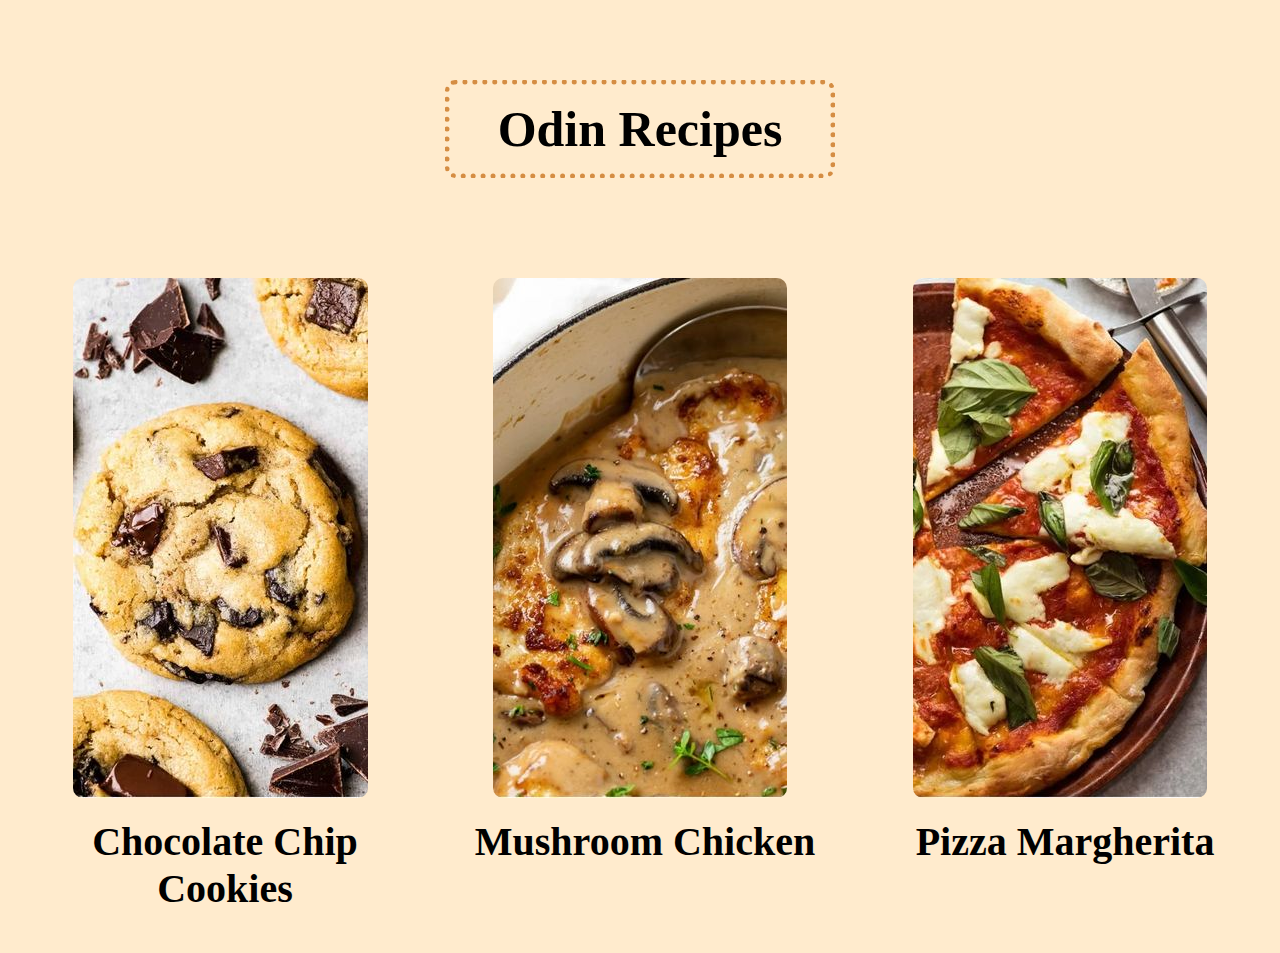
<file: index.html>
<!DOCTYPE html>
<html lang="en">
<head>
    <meta charset="UTF-8">
    <meta name="viewport" content="width=device-width, initial-scale=1.0">
    <title>Odin Recipes</title>
    <link rel="stylesheet" href="style.css">
</head>
<body>
    <h1 class="header">Odin Recipes</h1>
    <div class="container">
        <div class="item">
            <a href="./recipes/Chocolate-Chips-Cookies.html"><img src="./resources/chocolatechipcookies.jpg" alt="chocolate-coockies"></a>
            <h2>Chocolate Chip Cookies</h2>
        </div>
        <div class="item">
            <a href="./recipes/Mushroom-Chicken.html"><img src="./resources/mushroomchicken.jpg" alt="Mushroom-Chicken"></a>
            <h2>Mushroom Chicken</h2>
        </div>
        <div class="item">
            <a href="./recipes/Pizza-Margherita.html"><img src="./resources/pizzavertical.jpg" alt="Pizza Margherita"></a>
            <h2>Pizza Margherita</h2>
        </div>
    </div>
</body>
</html>
</file>
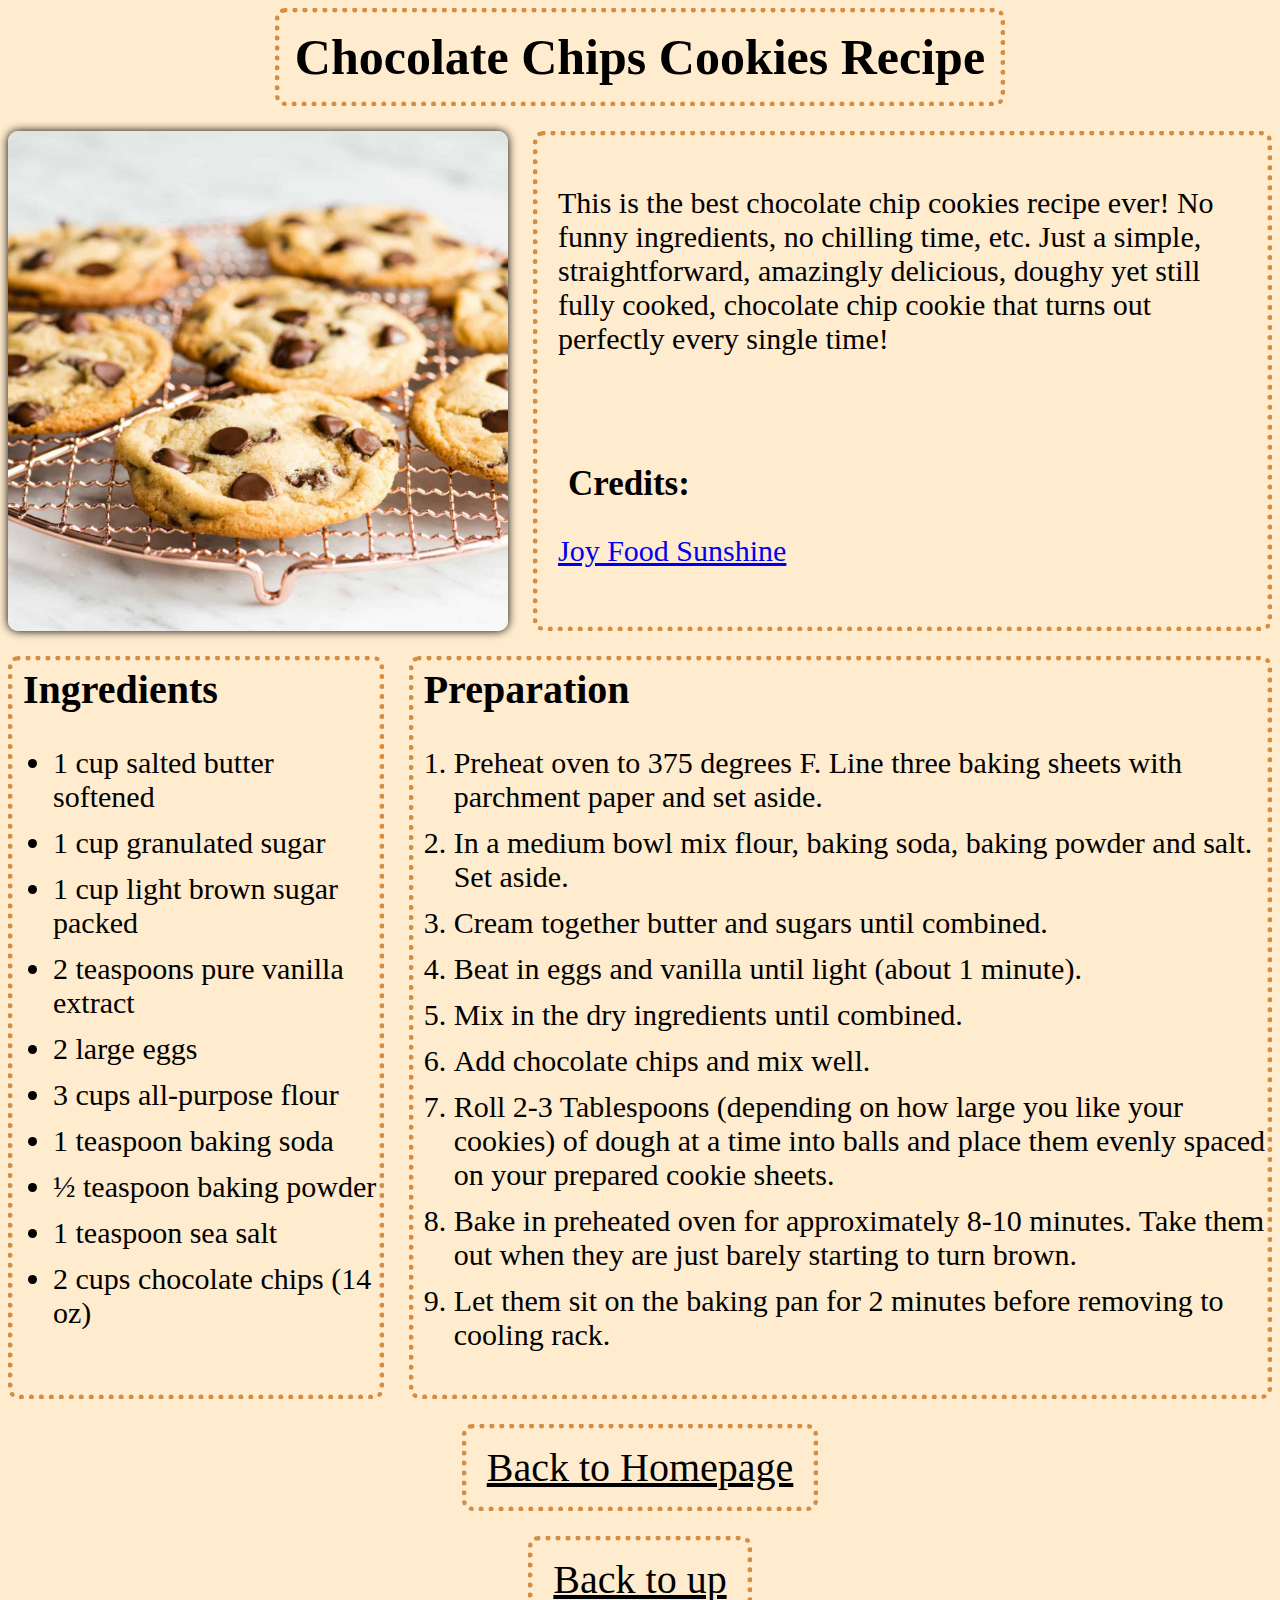
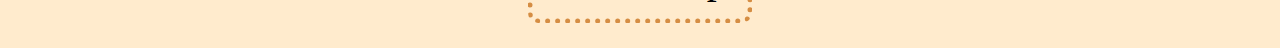
<file: recipes/Chocolate-Chips-Cookies.html>
<!DOCTYPE html>
<html lang="en">
<head>
    <meta charset="UTF-8">
    <meta name="viewport" content="width=device-width, initial-scale=1.0">
    <title>Chocolate Chips Cookies</title>
    <link rel="stylesheet" href="./../style.css">
</head>
<body>
    <h1 id="up" class="header header-recipe">Chocolate Chips Cookies Recipe</h1>
    <div class="body-recipe">
            <div class="introduction">
                <div class="img-recipe">
                    <img src="./../resources/chocolate-coockiesv2.jpg" alt="chocolate-cookies">
                </div>
                <div class="description">
                    <p>This is the best chocolate chip cookies recipe ever! No funny ingredients, no chilling time, etc. Just a simple, straightforward, amazingly delicious, doughy yet still fully cooked, chocolate chip cookie that turns out perfectly every single time!</p><br><br>
                    <h3>Credits:</h3>
                    <p><a href="https://joyfoodsunshine.com/the-most-amazing-chocolate-chip-cookies/" target="_blank" rel="noopener noreferrer">Joy Food Sunshine</a></p>
                </div>
            </div>
        <div class="desarrollo">
            <div class="ingredients">
                <h2>Ingredients</h2>
                <ul>
                    <li>1 cup salted butter softened</li>
                    <li>1 cup granulated sugar</li>
                    <li>1 cup light brown sugar packed</li>
                    <li>2 teaspoons pure vanilla extract</li>
                    <li>2 large eggs</li>
                    <li>3 cups all-purpose flour</li>
                    <li>1 teaspoon baking soda</li>
                    <li>½ teaspoon baking powder</li>
                    <li>1 teaspoon sea salt</li>
                    <li>2 cups chocolate chips (14 oz)</li>
                </ul>
            </div>
            <div class="preparation">
                <h2>Preparation</h2>
                <ol>
                    <li>Preheat oven to 375 degrees F. Line three baking sheets with parchment paper and set aside.</li>
                    <li>In a medium bowl mix flour, baking soda, baking powder and salt. Set aside.</li>
                    <li>Cream together butter and sugars until combined.</li>
                    <li>Beat in eggs and vanilla until light (about 1 minute).</li>
                    <li>Mix in the dry ingredients until combined.</li>
                    <li>Add chocolate chips and mix well.</li>
                    <li>Roll 2-3 Tablespoons (depending on how large you like your cookies) of dough at a time into balls and place them evenly spaced on your prepared cookie sheets.</li>
                    <li>Bake in preheated oven for approximately 8-10 minutes. Take them out when they are just barely starting to turn brown.</li>
                    <li>Let them sit on the baking pan for 2 minutes before removing to cooling rack.</li>
                </ol>
            </div>
        </div>
    </div>
    <div class="links">
        <a href="./../index.html">Back to Homepage</a>
        <a href="#up">Back to up</a>
    </div>
</body>
</html>
</file>
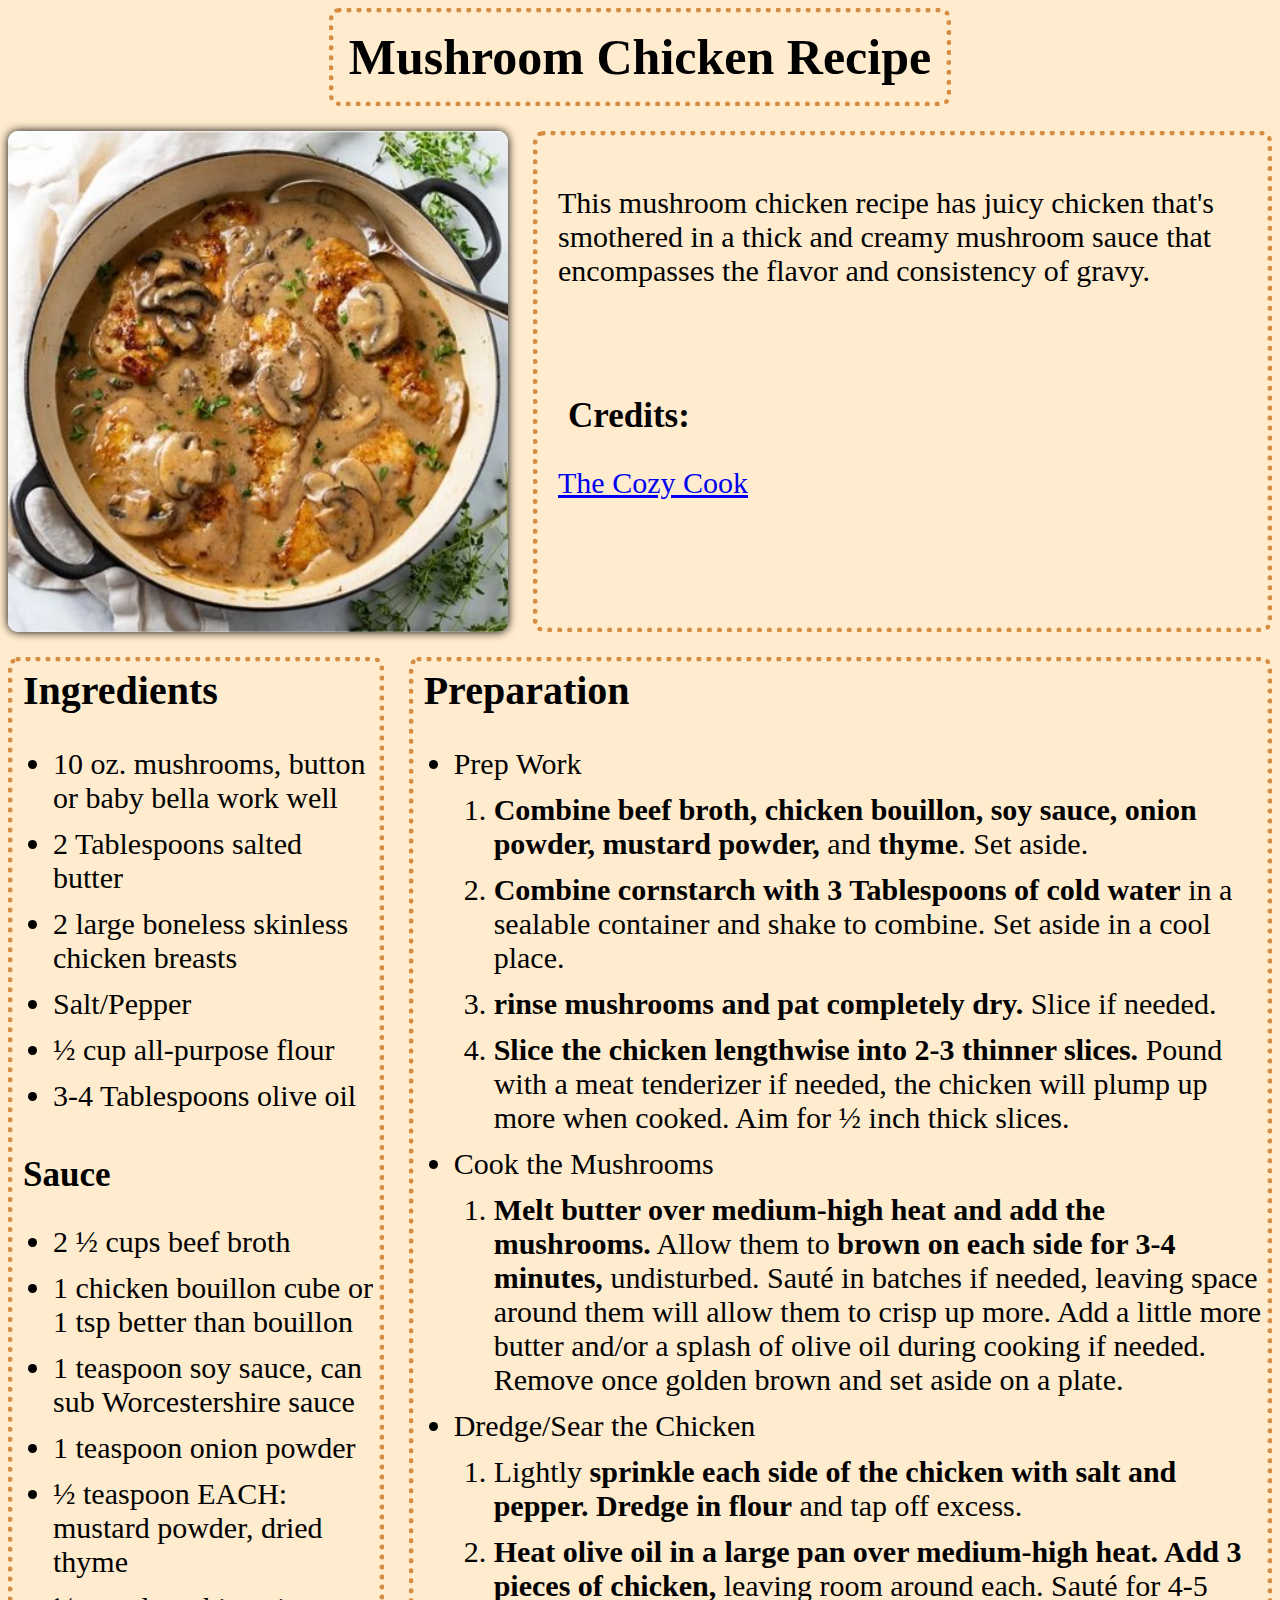
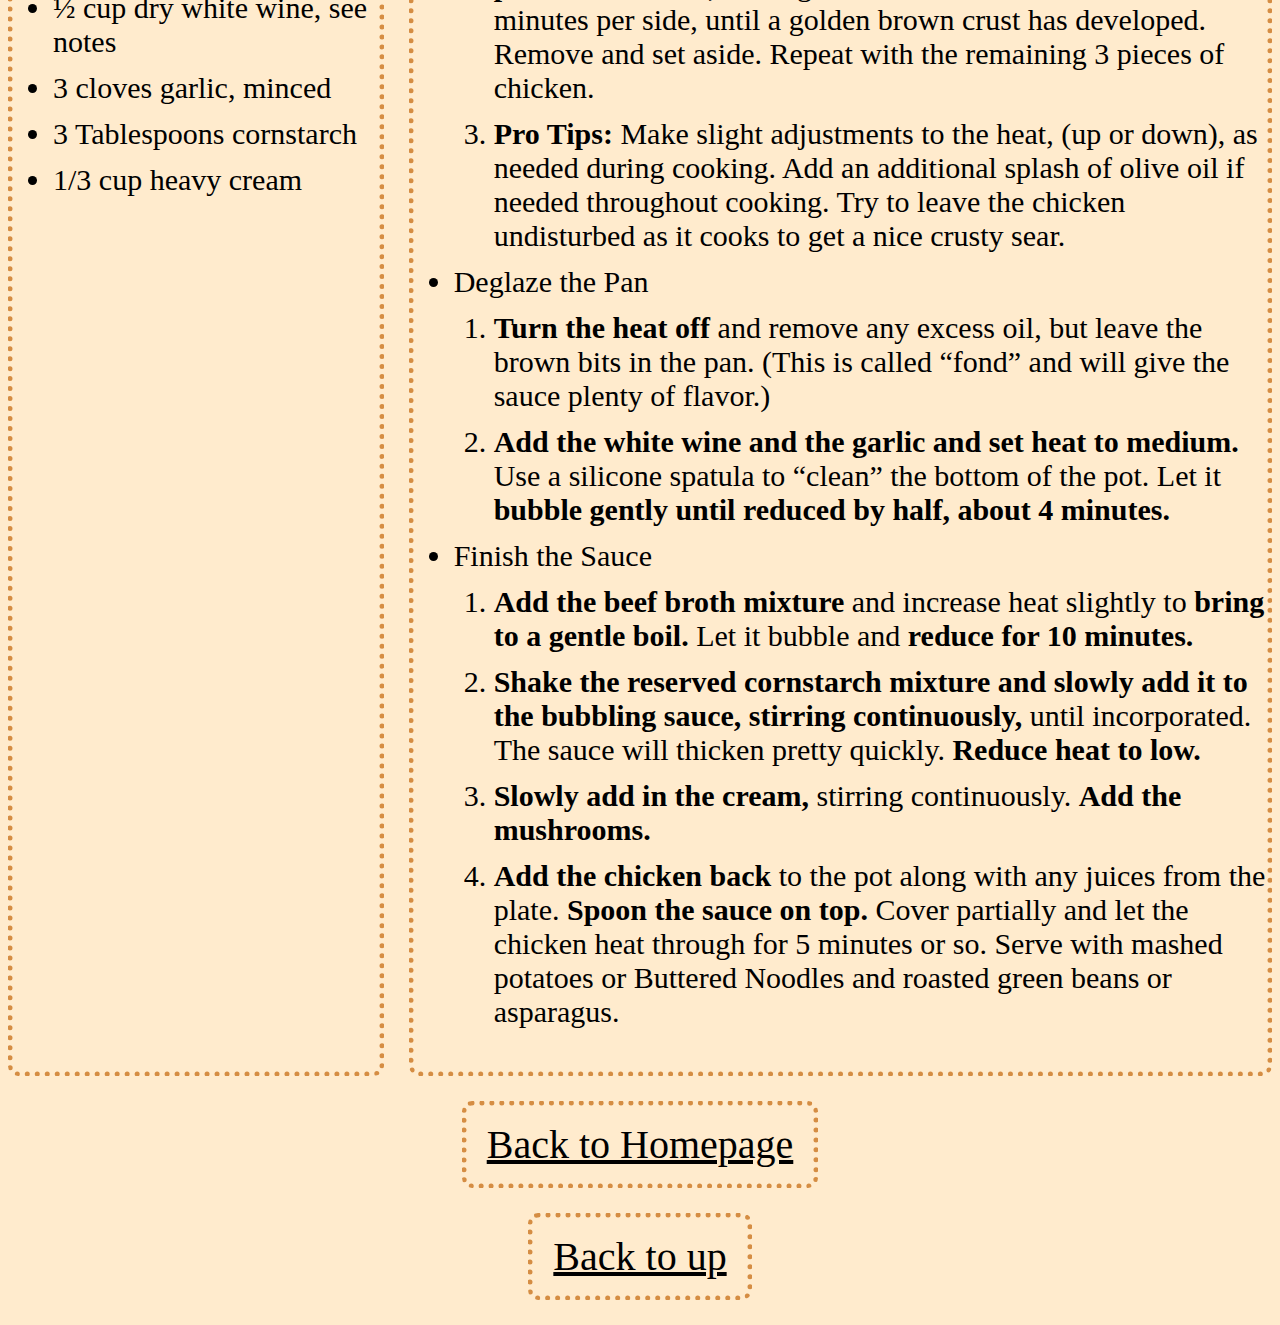
<file: recipes/Mushroom-Chicken.html>
<!DOCTYPE html>
<html lang="en">
<head>
    <meta charset="UTF-8">
    <meta name="viewport" content="width=device-width, initial-scale=1.0">
    <title>Mushroom Chicken Recipe</title>
    <link rel="stylesheet" href="./../style.css">
</head>
<body>
    <h1 id="up" class="header header-recipe">Mushroom Chicken Recipe</h1>
    <div class="body-recipe">
            <div class="introduction">
                <div class="img-recipe">
                    <img src="./../resources/mushroomchickenv2.jpg" alt="Mushroom-Chicken">
                </div>
                <div class="description">
                    <p>This mushroom chicken recipe has juicy chicken that's smothered in a thick and creamy mushroom sauce that encompasses the flavor and consistency of gravy.</p><br><br>
                    <h3>Credits:</h3>
                    <p><a href="https://thecozycook.com/mushroom-chicken/" target="_blank" rel="noopener noreferrer">The Cozy Cook</a></p>
                </div>
            </div>
        <div class="desarrollo">
            <div class="ingredients">
                <h2>Ingredients</h2>
                <ul>
                    <li>10 oz. mushrooms, button or baby bella work well</li>
                    <li>2 Tablespoons salted butter</li>
                    <li>2 large boneless skinless chicken breasts</li>
                    <li>Salt/Pepper</li>
                    <li>½ cup all-purpose flour</li>
                    <li>3-4 Tablespoons olive oil</li>
                </ul>
                <h3>Sauce</h3>
                    <ul>
                        <li>2 ½ cups beef broth</li>
                        <li>1 chicken bouillon cube or 1 tsp better than bouillon</li>
                        <li>1 teaspoon soy sauce, can sub Worcestershire sauce</li>
                        <li>1 teaspoon onion powder</li>
                        <li>½ teaspoon EACH: mustard powder, dried thyme</li>
                        <li>½ cup dry white wine, see notes</li>
                        <li>3 cloves garlic, minced</li>
                        <li>3 Tablespoons cornstarch</li>
                        <li>1/3 cup heavy cream</li>
                    </ul>
            </div>
            <div class="preparation">
                <h2>Preparation</h2>
                <ul>
                    <li>Prep Work</li>
                        <ol>
                            <li><span>Combine beef broth, chicken bouillon, soy sauce, onion powder, mustard powder,</span> and <span>thyme</span>. Set aside.</li>
                            <li><span>Combine cornstarch with 3 Tablespoons of cold water</span> in a sealable container and shake to combine. Set aside in a cool place.</li>
                            <li><span>rinse mushrooms and pat completely dry.</span> Slice if needed.</li>
                            <li><span>Slice the chicken lengthwise into 2-3 thinner slices.</span> Pound with a meat tenderizer if needed, the chicken will plump up more when cooked. Aim for ½ inch thick slices.</li>
                        </ol>
                    <li>Cook the Mushrooms</li>
                        <ol>
                            <li><span>Melt butter over medium-high heat and add the mushrooms.</span> Allow them to <span>brown on each side for 3-4 minutes,</span> undisturbed. Sauté in batches if needed, leaving space around them will allow them to crisp up more. Add a little more butter and/or a splash of olive oil during cooking if needed. Remove once golden brown and set aside on a plate.</li>
                        </ol>
                    <li>Dredge/Sear the Chicken</li>
                        <ol>
                            <li>Lightly <span>sprinkle each side of the chicken with salt and pepper. Dredge in flour</span> and tap off excess.</li>
                            <li><span>Heat olive oil in a large pan over medium-high heat. Add 3 pieces of chicken,</span> leaving room around each. Sauté for 4-5 minutes per side, until a golden brown crust has developed. Remove and set aside. Repeat with the remaining 3 pieces of chicken.</li>
                            <li><span>Pro Tips:</span> Make slight adjustments to the heat, (up or down), as needed during cooking. Add an additional splash of olive oil if needed throughout cooking. Try to leave the chicken undisturbed as it cooks to get a nice crusty sear.</li>
                        </ol>
                    <li>Deglaze the Pan</li>
                        <ol>
                            <li><span>Turn the heat off</span> and remove any excess oil, but leave the brown bits in the pan. (This is called “fond” and will give the sauce plenty of flavor.)</li>
                            <li><span>Add the white wine and the garlic and set heat to medium.</span> Use a silicone spatula to “clean” the bottom of the pot. Let it <span>bubble gently until reduced by half, about 4 minutes.</span></li>
                        </ol>
                    <li>Finish the Sauce</li>
                        <ol>
                            <li><span>Add the beef broth mixture</span> and increase heat slightly to <span>bring to a gentle boil.</span> Let it bubble and <span>reduce for 10 minutes.</span></li>
                            <li><span>Shake the reserved cornstarch mixture and slowly add it to the bubbling sauce, stirring continuously,</span> until incorporated. The sauce will thicken pretty quickly. <span>Reduce heat to low.</span></li>
                            <li><span>Slowly add in the cream,</span> stirring continuously. <span>Add the mushrooms.</span></li>
                            <li><span>Add the chicken back</span> to the pot along with any juices from the plate. <span>Spoon the sauce on top.</span> Cover partially and let the chicken heat through for 5 minutes or so. Serve with mashed potatoes or Buttered Noodles and roasted green beans or asparagus.</li>
                        </ol>
                </ul>
            </div>
        </div>
    </div>
    <div class="links">
        <a href="./../index.html">Back to Homepage</a>
        <a href="#up">Back to up</a>
    </div>
</body>
</html>
</file>
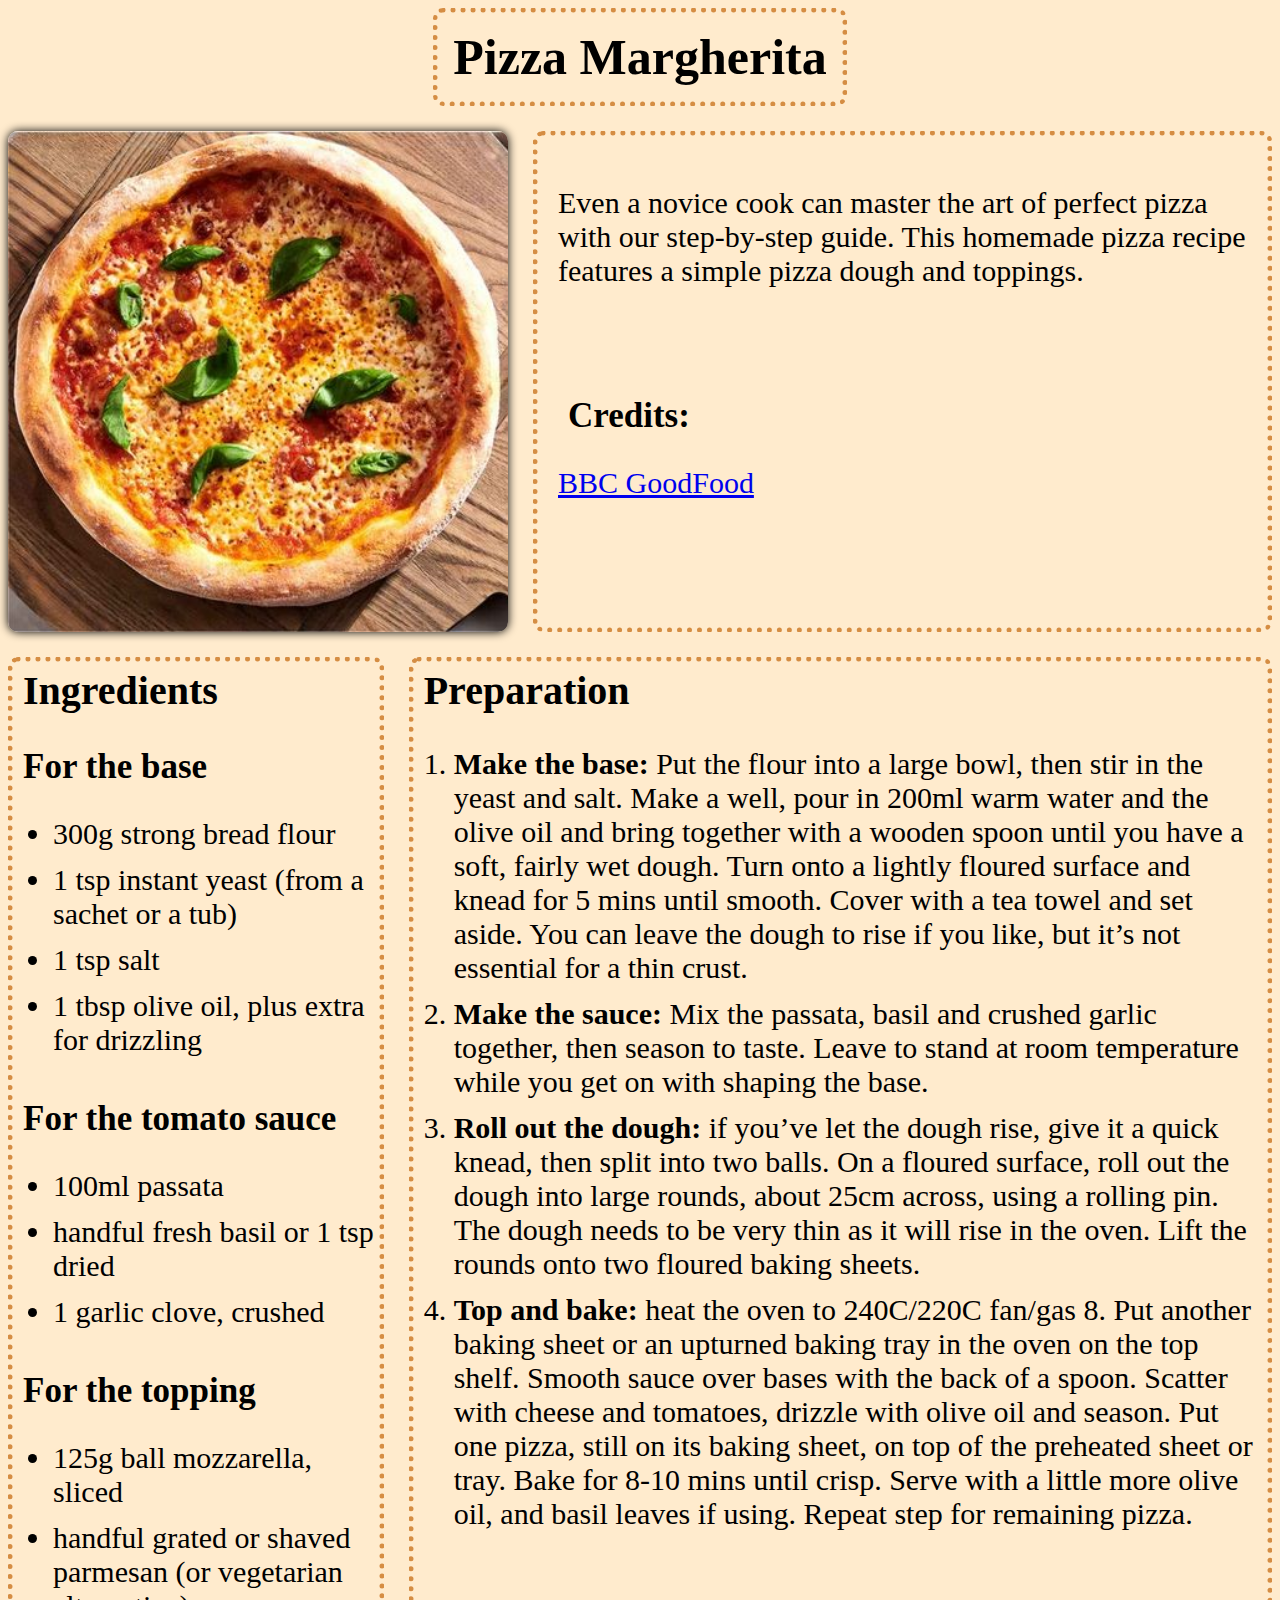
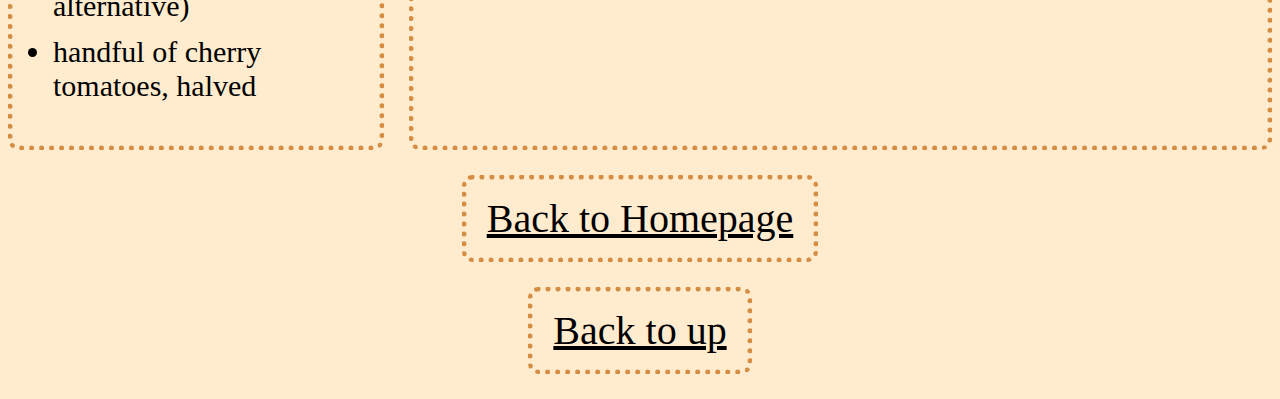
<file: recipes/Pizza-Margherita.html>
<!DOCTYPE html>
<html lang="en">
<head>
    <meta charset="UTF-8">
    <meta name="viewport" content="width=device-width, initial-scale=1.0">
    <title>Pizza Margherita</title>
    <link rel="stylesheet" href="./../style.css">
</head>
<body>
    <h1 id="up" class="header header-recipe">Pizza Margherita</h1>
    <div class="body-recipe">
            <div class="introduction">
                <div class="img-recipe">
                    <img src="./../resources/pizza11.jpg" alt="Pizza-Margherita">
                </div>
                <div class="description">
                    <p>Even a novice cook can master the art of perfect pizza with our step-by-step guide. This homemade pizza recipe features a simple pizza dough and toppings.</p><br><br>
                    <h3>Credits:</h3>
                    <p><a href="https://www.bbcgoodfood.com/recipes/pizza-margherita-4-easy-steps" target="_blank" rel="noopener noreferrer">BBC GoodFood</a></p>
                </div>
            </div>
        <div class="desarrollo">
            <div class="ingredients">
                <h2>Ingredients</h2>
                <h3>For the base</h3>
                    <ul>
                        <li>300g strong bread flour</li>
                        <li>1 tsp instant yeast (from a sachet or a tub)</li>
                        <li>1 tsp salt</li>
                        <li>1 tbsp olive oil, plus extra for drizzling</li>
                    </ul>
                 <h3>For the tomato sauce</h3>
                    <ul>
                        <li>100ml passata</li>
                        <li>handful fresh basil or 1 tsp dried</li>
                        <li>1 garlic clove, crushed</li>
                    </ul>
                <h3>For the topping</h3>
                    <ul>
                        <li>125g ball mozzarella, sliced</li>
                        <li>handful grated or shaved parmesan (or vegetarian alternative)</li>
                        <li>handful of cherry tomatoes, halved</li>
                    </ul>
            </div>
            <div class="preparation">
                <h2>Preparation</h2>
                <ol>
                    <li><strong>Make the base:</strong> Put the flour into a large bowl, then stir in the yeast and salt. Make a well, pour in 200ml warm water and the olive oil and bring together with a wooden spoon until you have a soft, fairly wet dough. Turn onto a lightly floured surface and knead for 5 mins until smooth. Cover with a tea towel and set aside. You can leave the dough to rise if you like, but it’s not essential for a thin crust.</li>
                    <li><strong>Make the sauce:</strong> Mix the passata, basil and crushed garlic together, then season to taste. Leave to stand at room temperature while you get on with shaping the base.</li>
                    <li><strong>Roll out the dough:</strong> if you’ve let the dough rise, give it a quick knead, then split into two balls. On a floured surface, roll out the dough into large rounds, about 25cm across, using a rolling pin. The dough needs to be very thin as it will rise in the oven. Lift the rounds onto two floured baking sheets.</li>
                    <li><strong>Top and bake:</strong> heat the oven to 240C/220C fan/gas 8. Put another baking sheet or an upturned baking tray in the oven on the top shelf. Smooth sauce over bases with the back of a spoon. Scatter with cheese and tomatoes, drizzle with olive oil and season. Put one pizza, still on its baking sheet, on top of the preheated sheet or tray. Bake for 8-10 mins until crisp. Serve with a little more olive oil, and basil leaves if using. Repeat step for remaining pizza.</li>
                </ol>
            </div>
        </div>
    </div>
    <div class="links">
        <a href="./../index.html">Back to Homepage</a>
        <a href="#up">Back to up</a>
    </div>
</body>
</html>
</file>
<file: style.css>
body {
    font-family: Georgia, 'Times New Roman', Times, serif;
    background-color: blanchedalmond;
}
.header {
    border-color:sandybrown;
    border-style: dotted;
    text-align: center;
    padding: 15px;
    font-size: 50px;
    margin: 80px auto 100px;
    width: 350px;
    border-radius: 10px;
}

.container {
    display:flex;
    justify-content: center;
    font-size: 20px;
    gap:20px;
}

.item {
    display: flex;
    flex-direction: column;
    gap:10px;
    align-items:center;
    width:400px;
    text-align: center;
}

.item img {
    border-radius: 10px;
}

.item img:hover{
    transform: scale(1.05);
    box-shadow: 0 0 25px #D58D43;
}

h2 {
    font-size: 40px;
    margin-top: 5px;
    margin-left: 10px;
}

h3 {
    font-size: 35px;
    margin: 10px;
}

.header-recipe {
    margin: auto;
    width: fit-content;
}

.body-recipe {
    display: flex;
    flex-direction: column;
    flex-wrap: wrap;
}

span {
    font-weight: 600;
}

.description,
.ingredients,
.preparation,
.header-recipe,
.header {
    border: dotted 5px #D58D43;
    border-radius: 10px;
}

.introduction {
    display: flex;
    flex:1;
}


.img-recipe img{
    width: 500px;
    margin: 25px 25px 25px 0;
    display: flex;
    border-radius: 10px;
    box-shadow: 0 0 10px;
}

.description {
    font-size: 30px;
    padding: 20px ;
    margin: 25px 0 25px 0;
    flex: 1;
}

.desarrollo {
    display: flex;
    gap: 25px;
    font-size: 30px;
}

.ingredients {
    flex: 30%;
}

.preparation {
    flex: 70%;
}
 
li {
    padding-bottom:12px;
}

.links a {
    display: flex;
    width: fit-content;
    margin: 25px auto 25px;
    padding: 15px 20px;
    font-size: 40px;
    justify-content: center;
    border: #D58D43 dotted 5px;
    border-radius: 10px;
    color: black;
}
</file>
